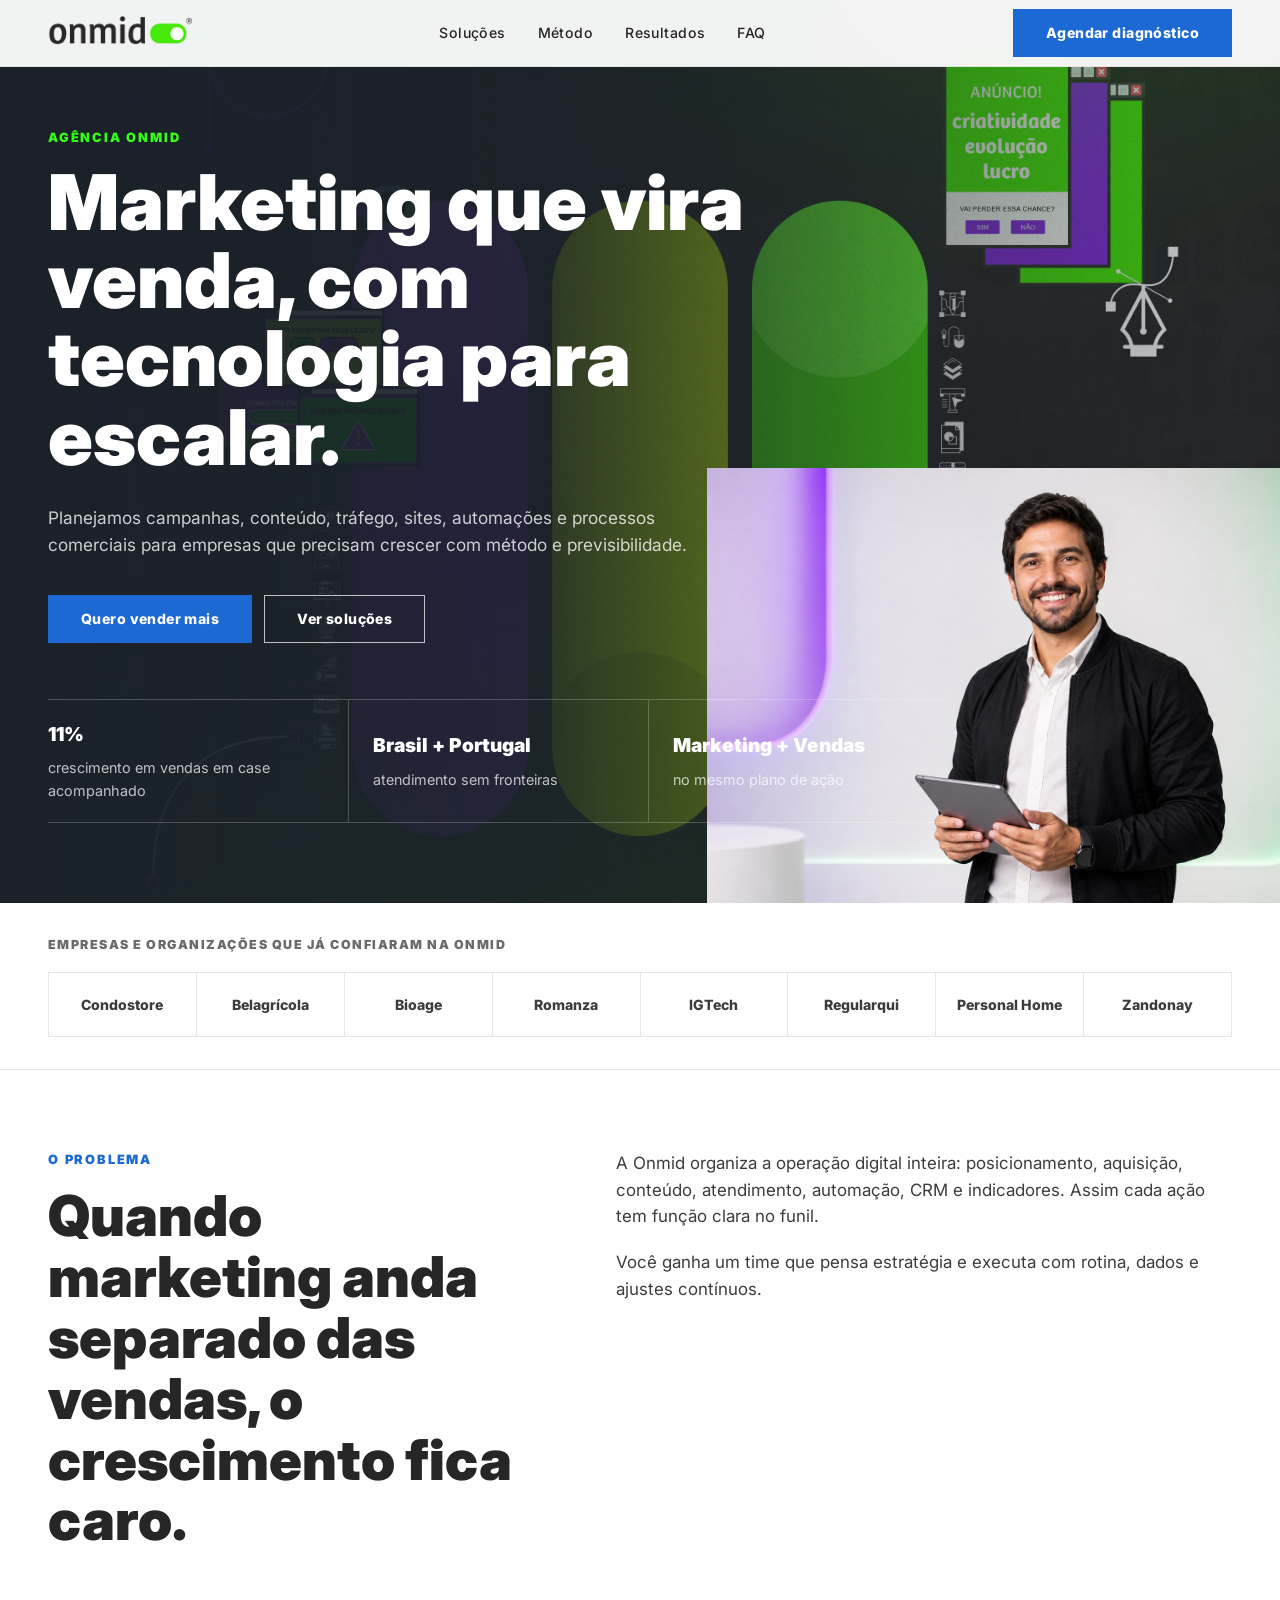
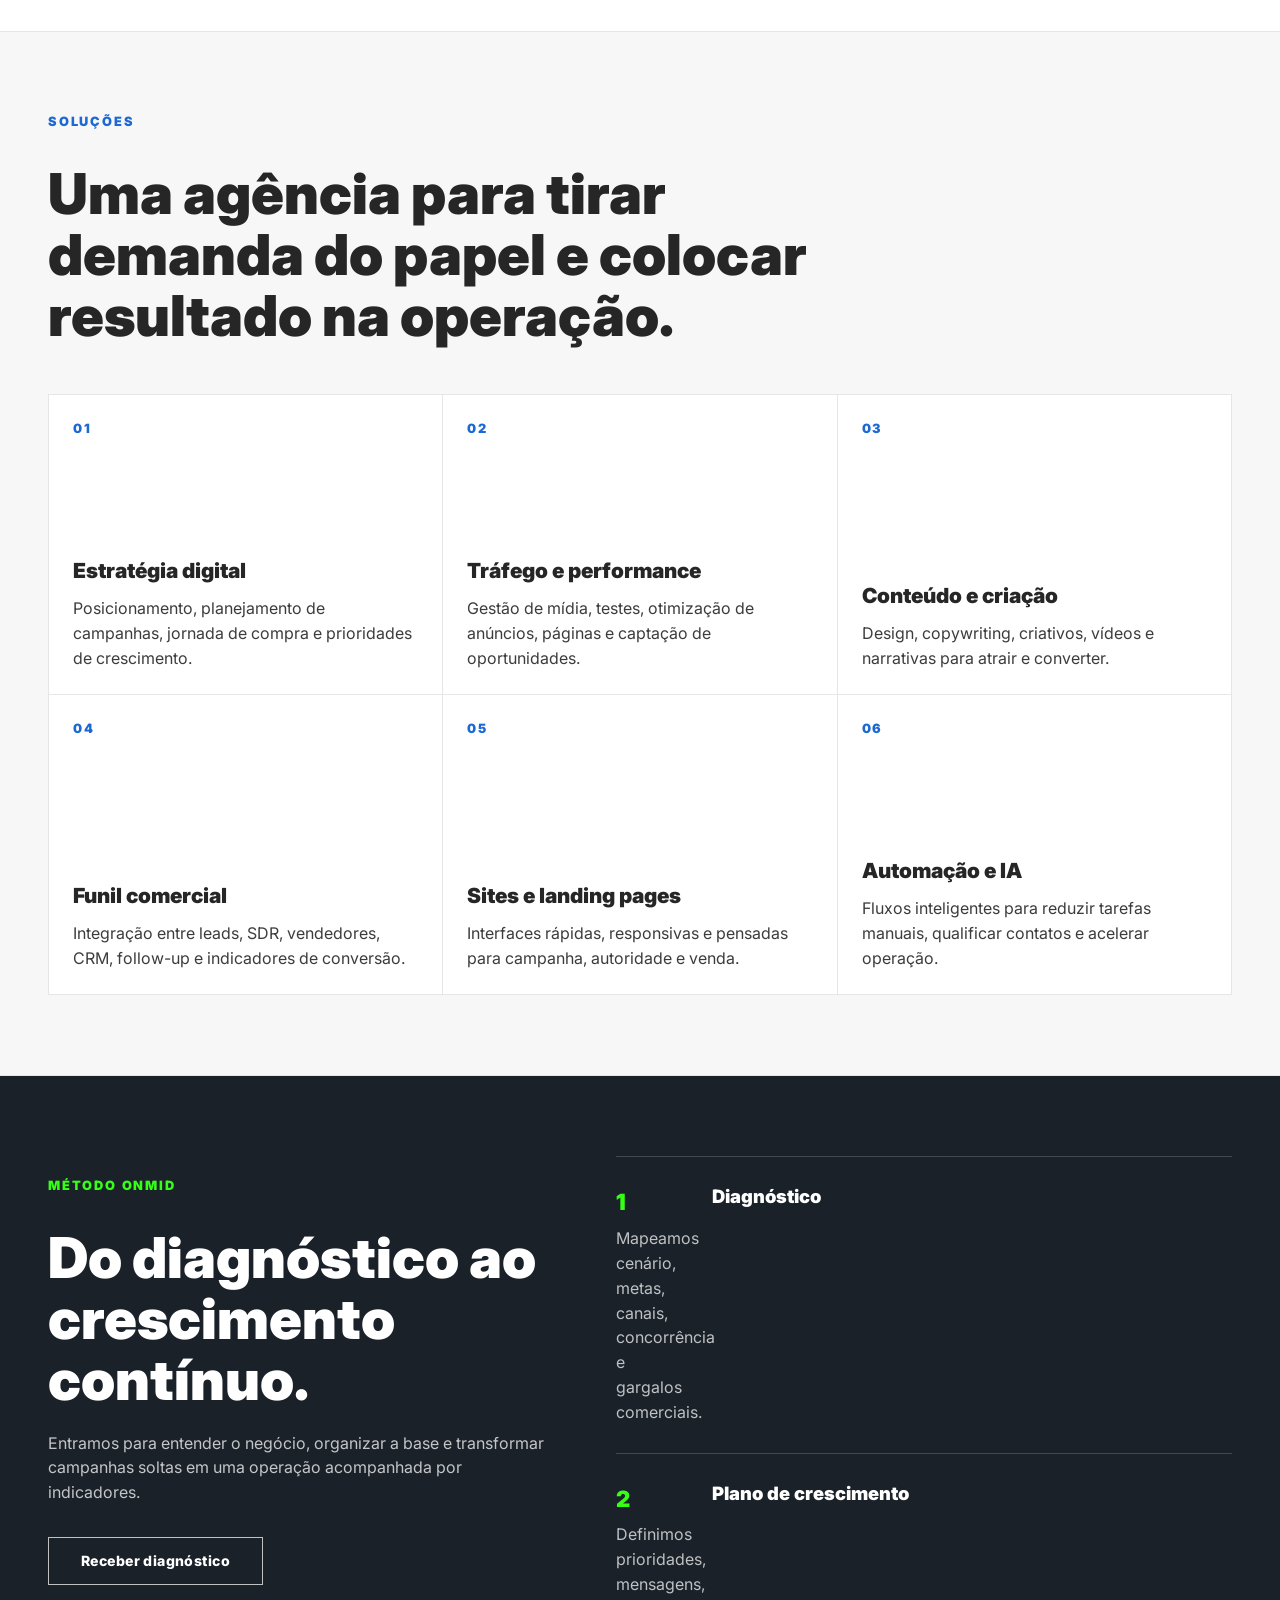
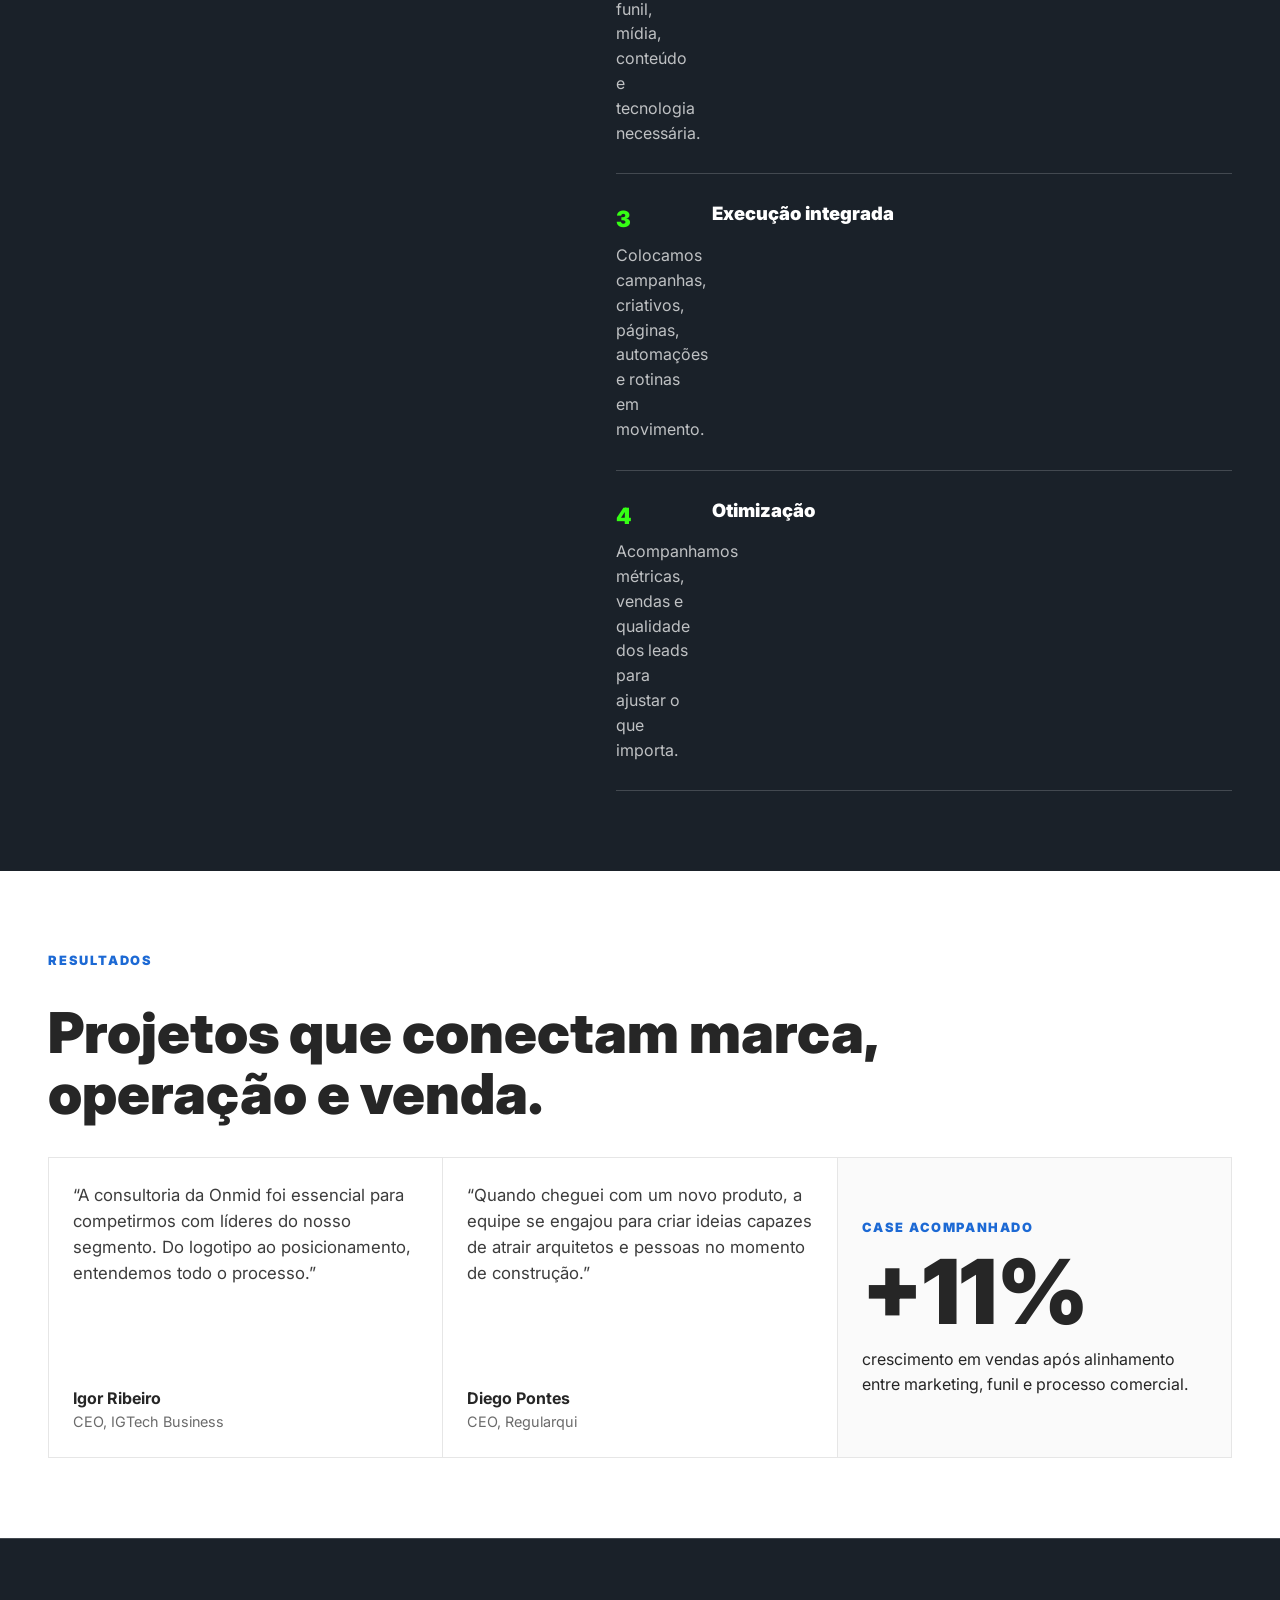
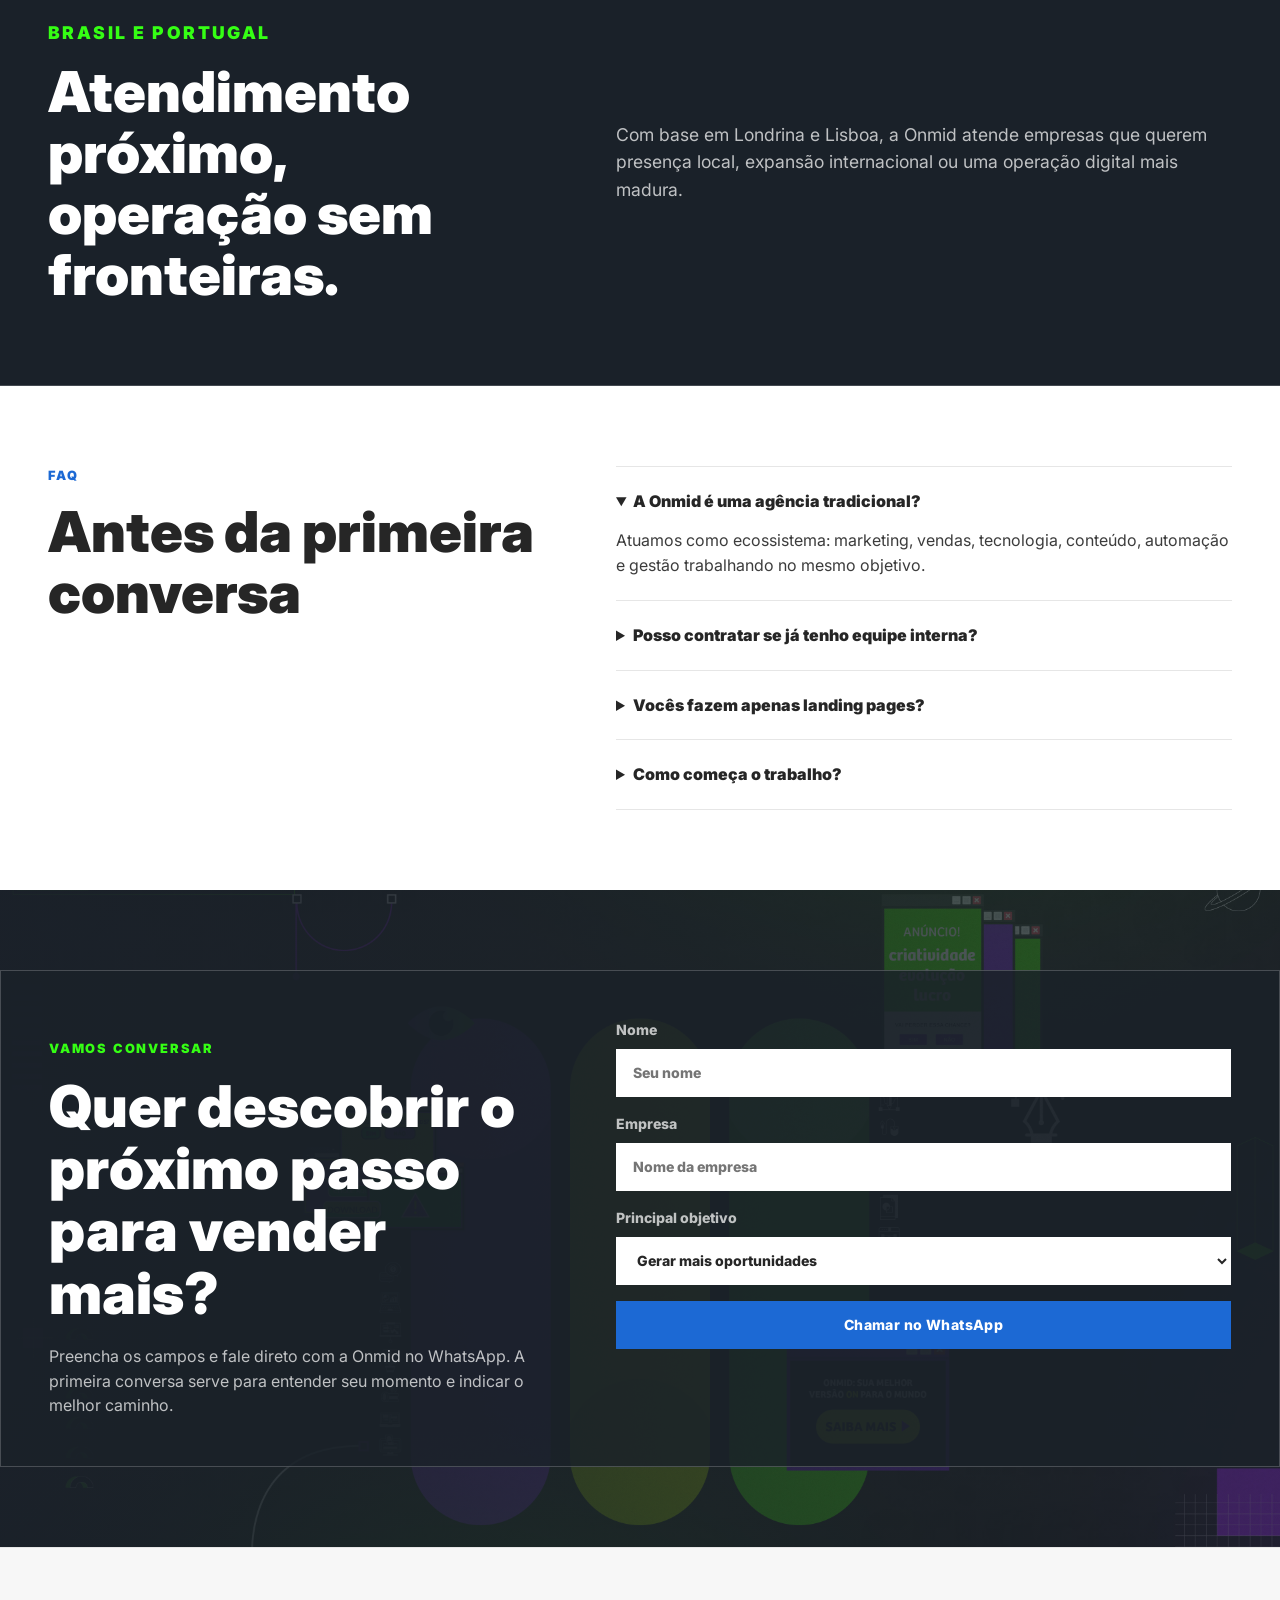
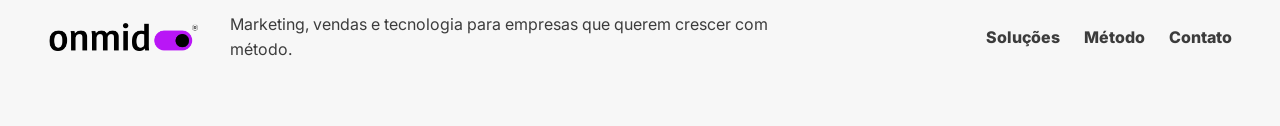
<file: index.html>
<!doctype html>
<html lang="pt-BR">
  <head>
    <meta charset="utf-8">
    <meta name="viewport" content="width=device-width, initial-scale=1">
    <title>Onmid | Agência de Marketing, Vendas e Tecnologia</title>
    <meta name="description" content="Landing page da Onmid, agência que une marketing, vendas, tecnologia, automação e IA para empresas que querem crescer com método.">
    <link rel="preconnect" href="https://fonts.googleapis.com">
    <link rel="preconnect" href="https://fonts.gstatic.com" crossorigin>
    <link href="https://fonts.googleapis.com/css2?family=Inter:wght@400;500;600;700;800;900&display=swap" rel="stylesheet">
    <link rel="stylesheet" href="styles.css">
  </head>
  <body>
    <header class="site-header" id="siteHeader">
      <div class="container header-inner">
        <a class="brand" href="#home" aria-label="Onmid">
          <img class="brand-logo brand-logo-light" src="assets/logo-onmid-white.png" alt="Onmid">
          <img class="brand-logo brand-logo-dark" src="assets/logo-onmid-dark.png" alt="Onmid">
        </a>
        <nav class="desktop-nav" aria-label="Navegação principal">
          <a href="#services">Soluções</a>
          <a href="#method">Método</a>
          <a href="#proof">Resultados</a>
          <a href="#faq">FAQ</a>
        </nav>
        <a class="btn btn-primary header-cta" href="#contact">Agendar diagnóstico</a>
        <button class="menu-button" id="menuButton" type="button" aria-label="Abrir menu" aria-expanded="false">
          <span></span>
          <span></span>
          <span></span>
        </button>
      </div>
      <nav class="mobile-nav" id="mobileNav" aria-label="Navegação mobile">
        <a href="#services">Soluções</a>
        <a href="#method">Método</a>
        <a href="#proof">Resultados</a>
        <a href="#faq">FAQ</a>
        <a class="btn btn-primary" href="#contact">Agendar diagnóstico</a>
      </nav>
    </header>

    <main>
      <section class="hero" id="home">
        <img class="hero-person" src="assets/hero-person.png" alt="" aria-hidden="true">
        <div class="hero-shade" aria-hidden="true"></div>
        <div class="container hero-content">
          <p class="eyebrow">Agência Onmid</p>
          <h1>Marketing que vira venda, com tecnologia para escalar.</h1>
          <p class="hero-lead">Planejamos campanhas, conteúdo, tráfego, sites, automações e processos comerciais para empresas que precisam crescer com método e previsibilidade.</p>
          <div class="hero-actions">
            <a class="btn btn-primary" href="#contact">Quero vender mais</a>
            <a class="btn btn-secondary" href="#services">Ver soluções</a>
          </div>
          <div class="hero-metrics" aria-label="Destaques da Onmid">
            <span><strong>11%</strong> crescimento em vendas em case acompanhado</span>
            <span><strong>Brasil + Portugal</strong> atendimento sem fronteiras</span>
            <span><strong>Marketing + Vendas</strong> no mesmo plano de ação</span>
          </div>
        </div>
      </section>

      <section class="clients-section" aria-label="Clientes Onmid">
        <div class="container clients-inner">
          <p>Empresas e organizações que já confiaram na Onmid</p>
          <div class="client-marquee">
            <span>Condostore</span>
            <span>Belagrícola</span>
            <span>Bioage</span>
            <span>Romanza</span>
            <span>IGTech</span>
            <span>Regularqui</span>
            <span>Personal Home</span>
            <span>Zandonay</span>
          </div>
        </div>
      </section>

      <section class="section intro-section">
        <div class="container intro-grid">
          <div>
            <p class="eyebrow">O problema</p>
            <h2>Quando marketing anda separado das vendas, o crescimento fica caro.</h2>
          </div>
          <div class="intro-copy">
            <p>A Onmid organiza a operação digital inteira: posicionamento, aquisição, conteúdo, atendimento, automação, CRM e indicadores. Assim cada ação tem função clara no funil.</p>
            <p>Você ganha um time que pensa estratégia e executa com rotina, dados e ajustes contínuos.</p>
          </div>
        </div>
      </section>

      <section class="section services" id="services">
        <div class="container">
          <div class="section-header">
            <p class="eyebrow">Soluções</p>
            <h2>Uma agência para tirar demanda do papel e colocar resultado na operação.</h2>
          </div>
          <div class="services-grid">
            <article class="service-card">
              <span>01</span>
              <h3>Estratégia digital</h3>
              <p>Posicionamento, planejamento de campanhas, jornada de compra e prioridades de crescimento.</p>
            </article>
            <article class="service-card">
              <span>02</span>
              <h3>Tráfego e performance</h3>
              <p>Gestão de mídia, testes, otimização de anúncios, páginas e captação de oportunidades.</p>
            </article>
            <article class="service-card">
              <span>03</span>
              <h3>Conteúdo e criação</h3>
              <p>Design, copywriting, criativos, vídeos e narrativas para atrair e converter.</p>
            </article>
            <article class="service-card">
              <span>04</span>
              <h3>Funil comercial</h3>
              <p>Integração entre leads, SDR, vendedores, CRM, follow-up e indicadores de conversão.</p>
            </article>
            <article class="service-card">
              <span>05</span>
              <h3>Sites e landing pages</h3>
              <p>Interfaces rápidas, responsivas e pensadas para campanha, autoridade e venda.</p>
            </article>
            <article class="service-card">
              <span>06</span>
              <h3>Automação e IA</h3>
              <p>Fluxos inteligentes para reduzir tarefas manuais, qualificar contatos e acelerar operação.</p>
            </article>
          </div>
        </div>
      </section>

      <section class="section method" id="method">
        <div class="container method-grid">
          <div class="method-copy">
            <p class="eyebrow">Método Onmid</p>
            <h2>Do diagnóstico ao crescimento contínuo.</h2>
            <p>Entramos para entender o negócio, organizar a base e transformar campanhas soltas em uma operação acompanhada por indicadores.</p>
            <a class="btn btn-secondary" href="#contact">Receber diagnóstico</a>
          </div>
          <div class="timeline">
            <article>
              <span>1</span>
              <h3>Diagnóstico</h3>
              <p>Mapeamos cenário, metas, canais, concorrência e gargalos comerciais.</p>
            </article>
            <article>
              <span>2</span>
              <h3>Plano de crescimento</h3>
              <p>Definimos prioridades, mensagens, funil, mídia, conteúdo e tecnologia necessária.</p>
            </article>
            <article>
              <span>3</span>
              <h3>Execução integrada</h3>
              <p>Colocamos campanhas, criativos, páginas, automações e rotinas em movimento.</p>
            </article>
            <article>
              <span>4</span>
              <h3>Otimização</h3>
              <p>Acompanhamos métricas, vendas e qualidade dos leads para ajustar o que importa.</p>
            </article>
          </div>
        </div>
      </section>

      <section class="section proof" id="proof">
        <div class="container">
          <div class="section-header compact">
            <p class="eyebrow">Resultados</p>
            <h2>Projetos que conectam marca, operação e venda.</h2>
          </div>
          <div class="proof-grid">
            <article class="quote-card">
              <p>“A consultoria da Onmid foi essencial para competirmos com líderes do nosso segmento. Do logotipo ao posicionamento, entendemos todo o processo.”</p>
              <strong>Igor Ribeiro</strong>
              <span>CEO, IGTech Business</span>
            </article>
            <article class="quote-card">
              <p>“Quando cheguei com um novo produto, a equipe se engajou para criar ideias capazes de atrair arquitetos e pessoas no momento de construção.”</p>
              <strong>Diego Pontes</strong>
              <span>CEO, Regularqui</span>
            </article>
            <article class="result-panel">
              <span>Case acompanhado</span>
              <strong>+11%</strong>
              <p>crescimento em vendas após alinhamento entre marketing, funil e processo comercial.</p>
            </article>
          </div>
        </div>
      </section>

      <section class="section split-band">
        <div class="container split-grid">
          <div>
            <p class="eyebrow">Brasil e Portugal</p>
            <h2>Atendimento próximo, operação sem fronteiras.</h2>
          </div>
          <p>Com base em Londrina e Lisboa, a Onmid atende empresas que querem presença local, expansão internacional ou uma operação digital mais madura.</p>
        </div>
      </section>

      <section class="section faq" id="faq">
        <div class="container faq-grid">
          <div>
            <p class="eyebrow">FAQ</p>
            <h2>Antes da primeira conversa</h2>
          </div>
          <div class="faq-list">
            <details open>
              <summary>A Onmid é uma agência tradicional?</summary>
              <p>Atuamos como ecossistema: marketing, vendas, tecnologia, conteúdo, automação e gestão trabalhando no mesmo objetivo.</p>
            </details>
            <details>
              <summary>Posso contratar se já tenho equipe interna?</summary>
              <p>Sim. Podemos apoiar, integrar e otimizar a operação atual sem exigir ruptura imediata.</p>
            </details>
            <details>
              <summary>Vocês fazem apenas landing pages?</summary>
              <p>Sim, mas também estruturamos campanhas, funis, sites, automações e sistemas quando o projeto pede uma solução completa.</p>
            </details>
            <details>
              <summary>Como começa o trabalho?</summary>
              <p>Começa com um diagnóstico para entender cenário, metas e gargalos. A partir disso desenhamos o plano de execução.</p>
            </details>
          </div>
        </div>
      </section>

      <section class="contact" id="contact">
        <div class="container contact-grid">
          <div>
            <p class="eyebrow">Vamos conversar</p>
            <h2>Quer descobrir o próximo passo para vender mais?</h2>
            <p>Preencha os campos e fale direto com a Onmid no WhatsApp. A primeira conversa serve para entender seu momento e indicar o melhor caminho.</p>
          </div>
          <form class="contact-form" id="contactForm">
            <label>
              <span>Nome</span>
              <input id="name" name="name" type="text" placeholder="Seu nome" required>
            </label>
            <label>
              <span>Empresa</span>
              <input id="company" name="company" type="text" placeholder="Nome da empresa" required>
            </label>
            <label>
              <span>Principal objetivo</span>
              <select id="goal" name="goal">
                <option>Gerar mais oportunidades</option>
                <option>Integrar marketing e vendas</option>
                <option>Criar site ou landing page</option>
                <option>Automatizar processos com IA</option>
                <option>Reposicionar minha marca</option>
              </select>
            </label>
            <button class="btn btn-primary" type="submit">Chamar no WhatsApp</button>
          </form>
        </div>
      </section>
    </main>

    <footer class="footer">
      <div class="container footer-inner">
        <img src="assets/logo-onmid-white.png" alt="Onmid">
        <p>Marketing, vendas e tecnologia para empresas que querem crescer com método.</p>
        <div class="footer-links">
          <a href="#services">Soluções</a>
          <a href="#method">Método</a>
          <a href="#contact">Contato</a>
        </div>
      </div>
    </footer>

    <script src="script.js"></script>
  </body>
</html>
</file>
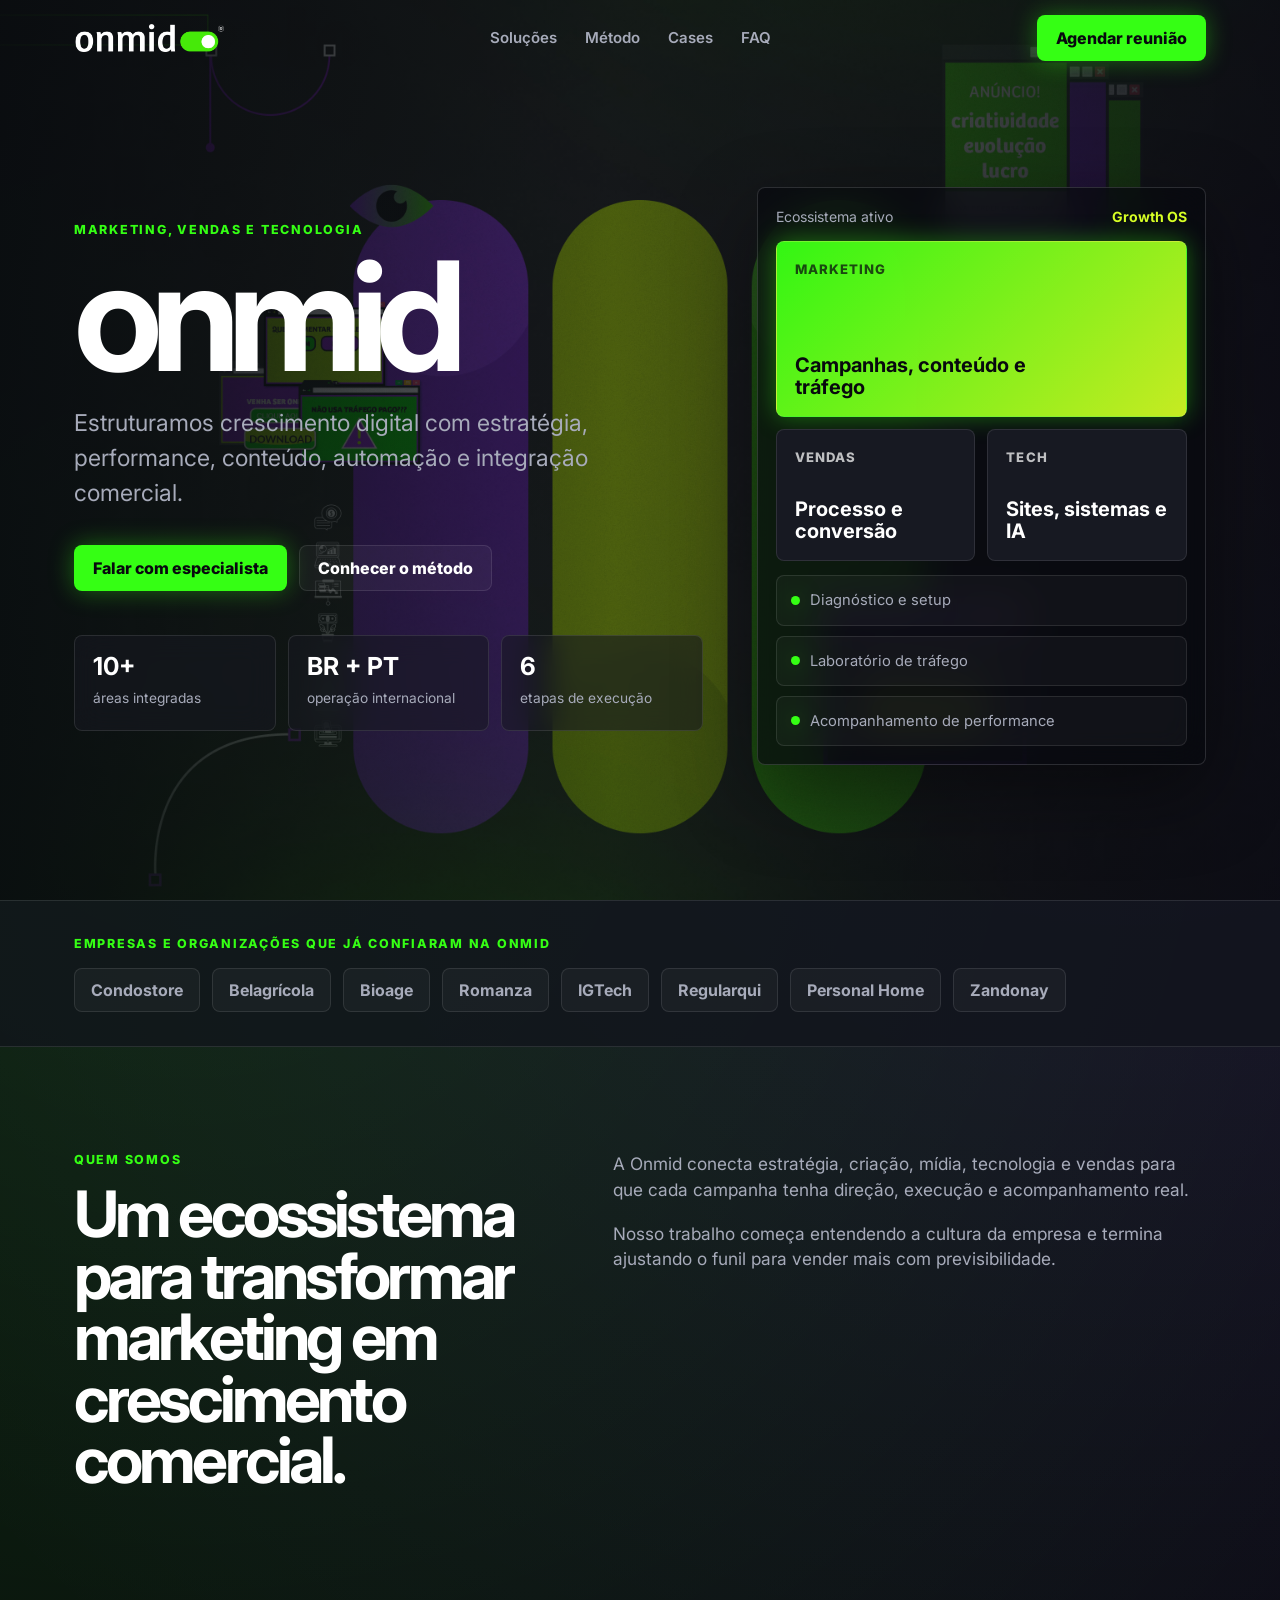
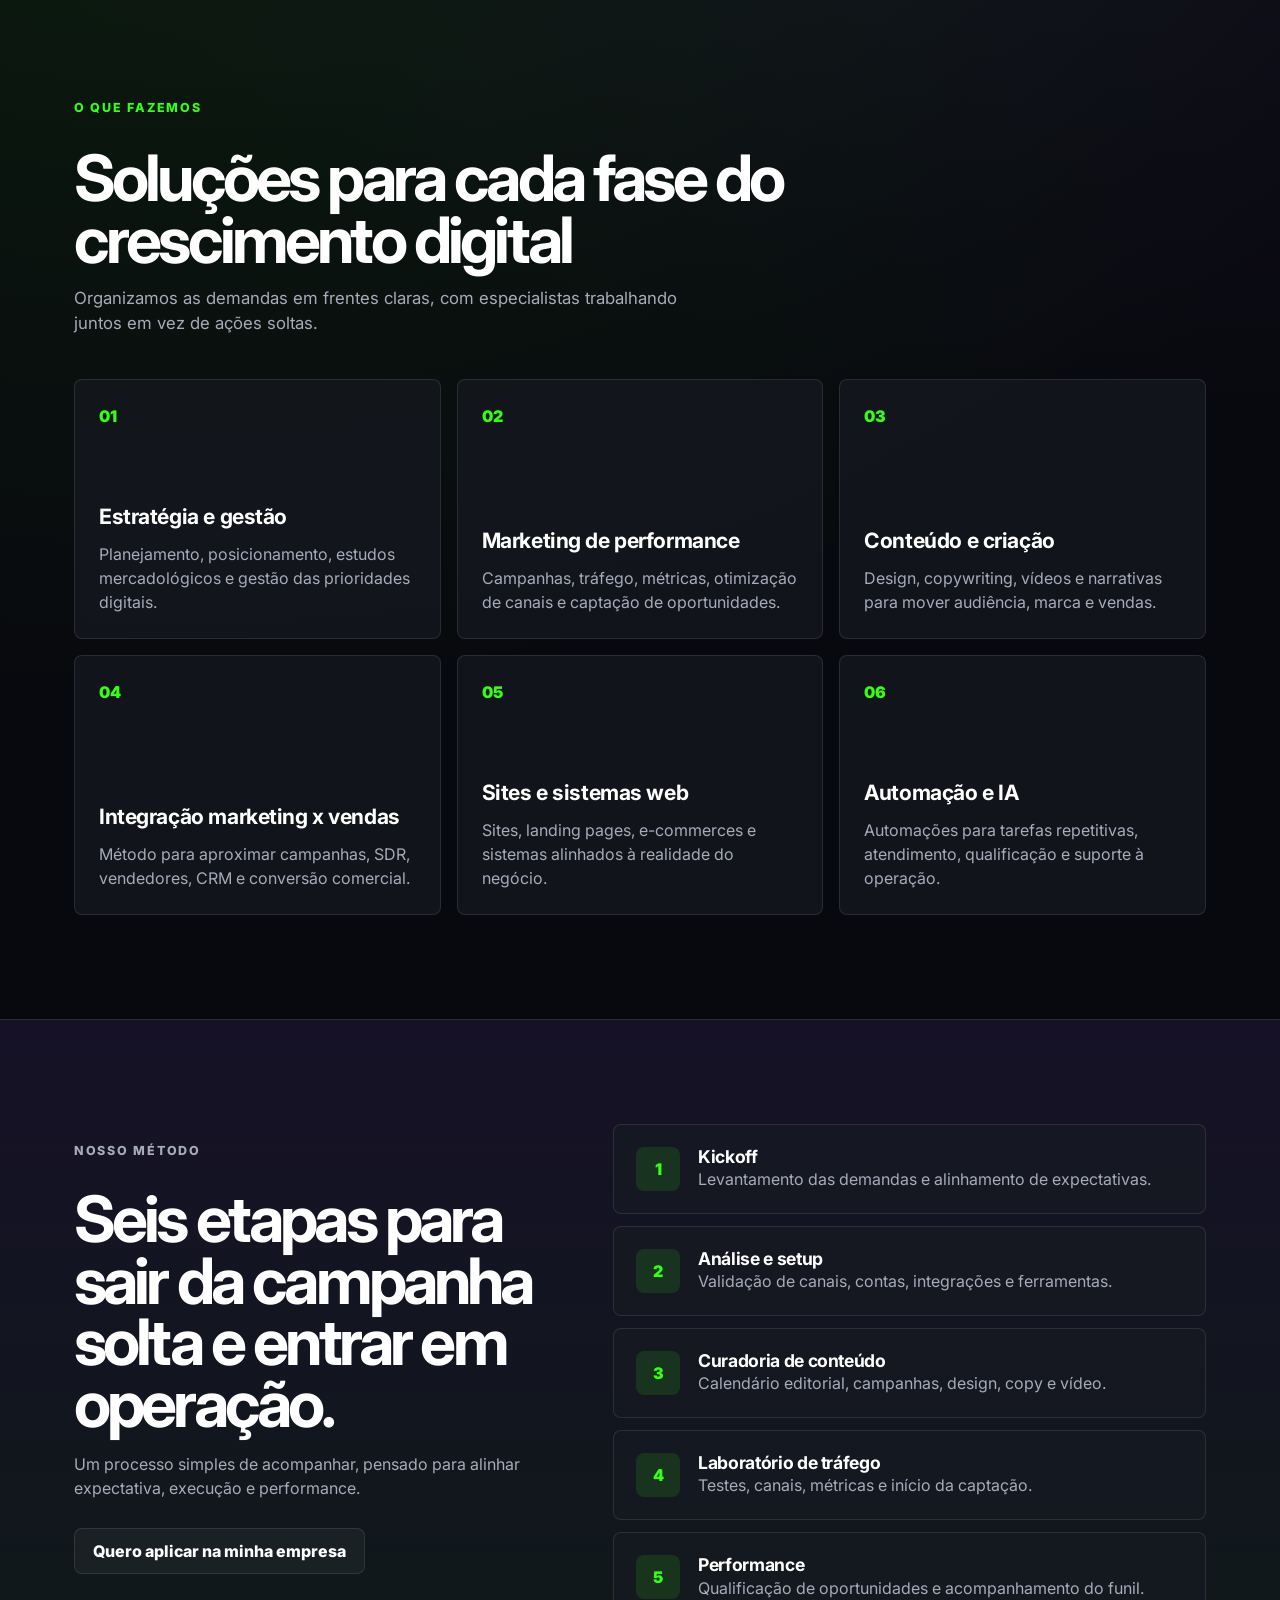
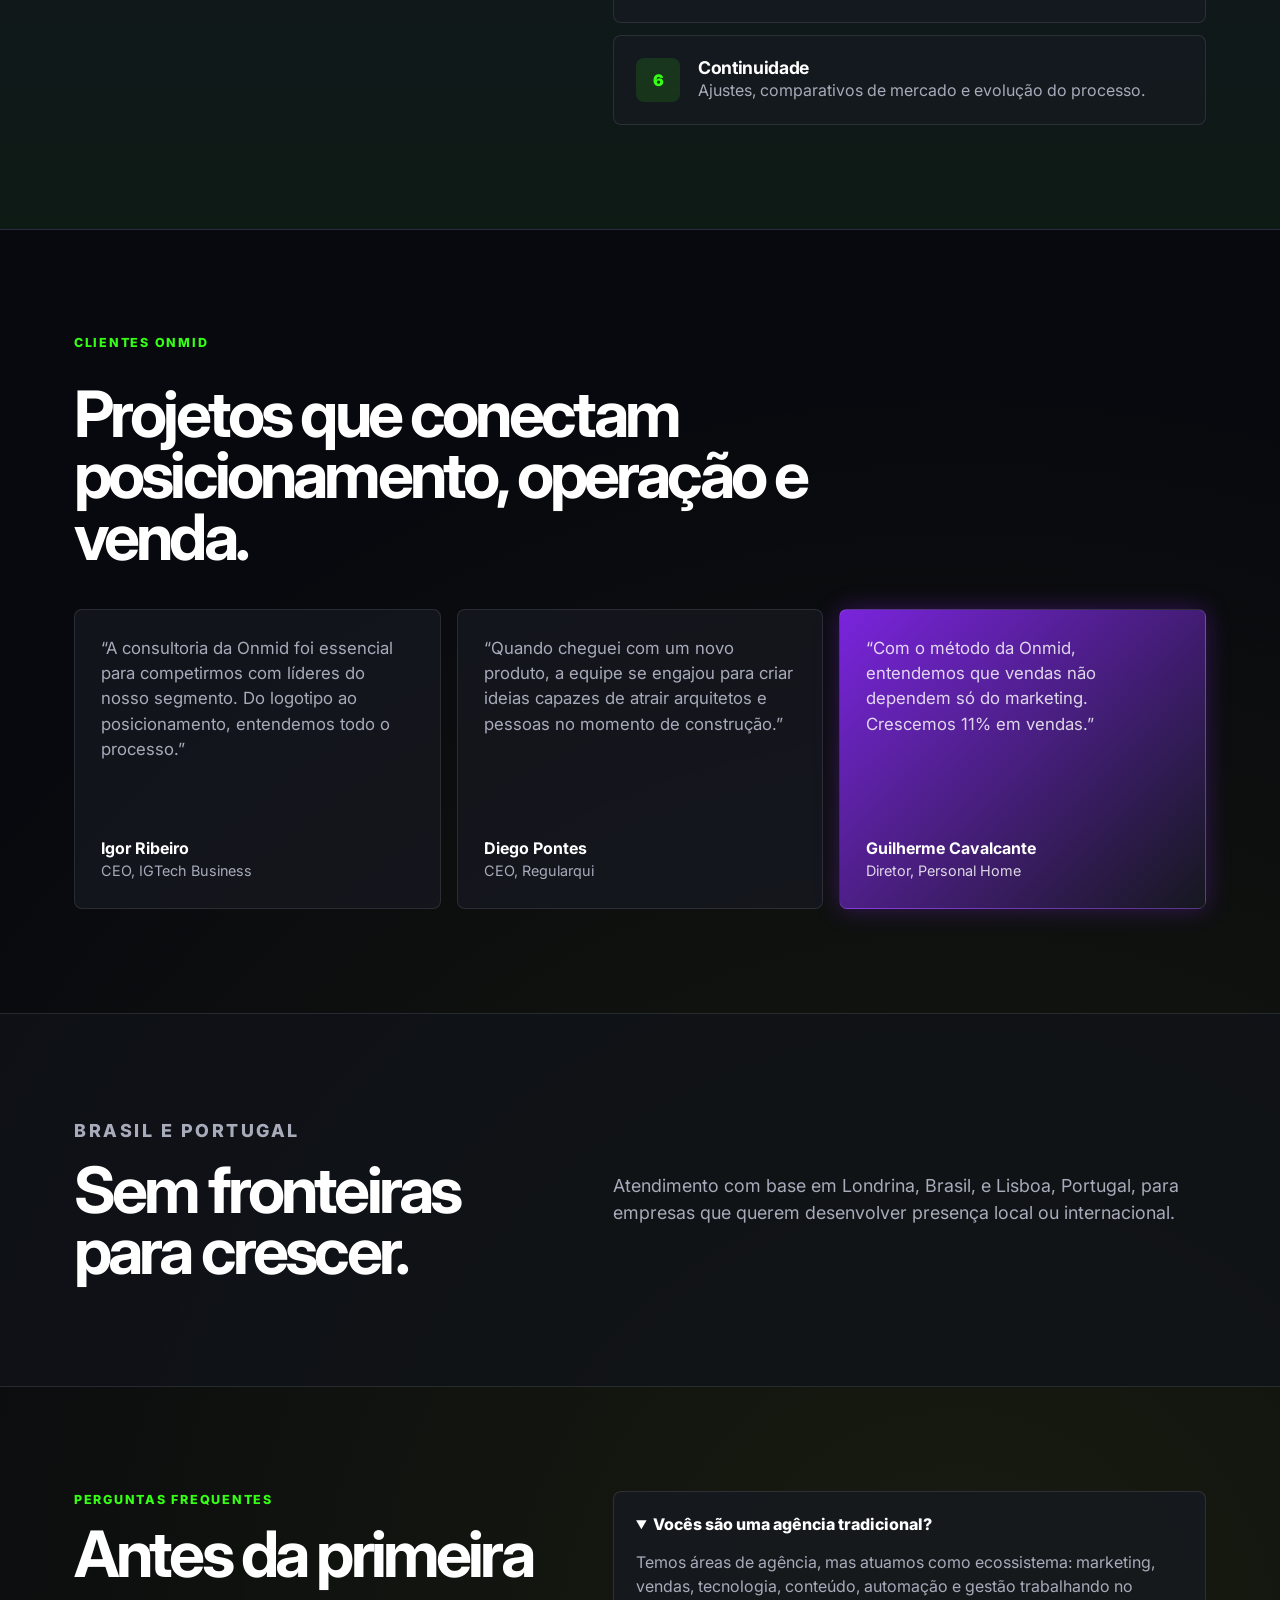
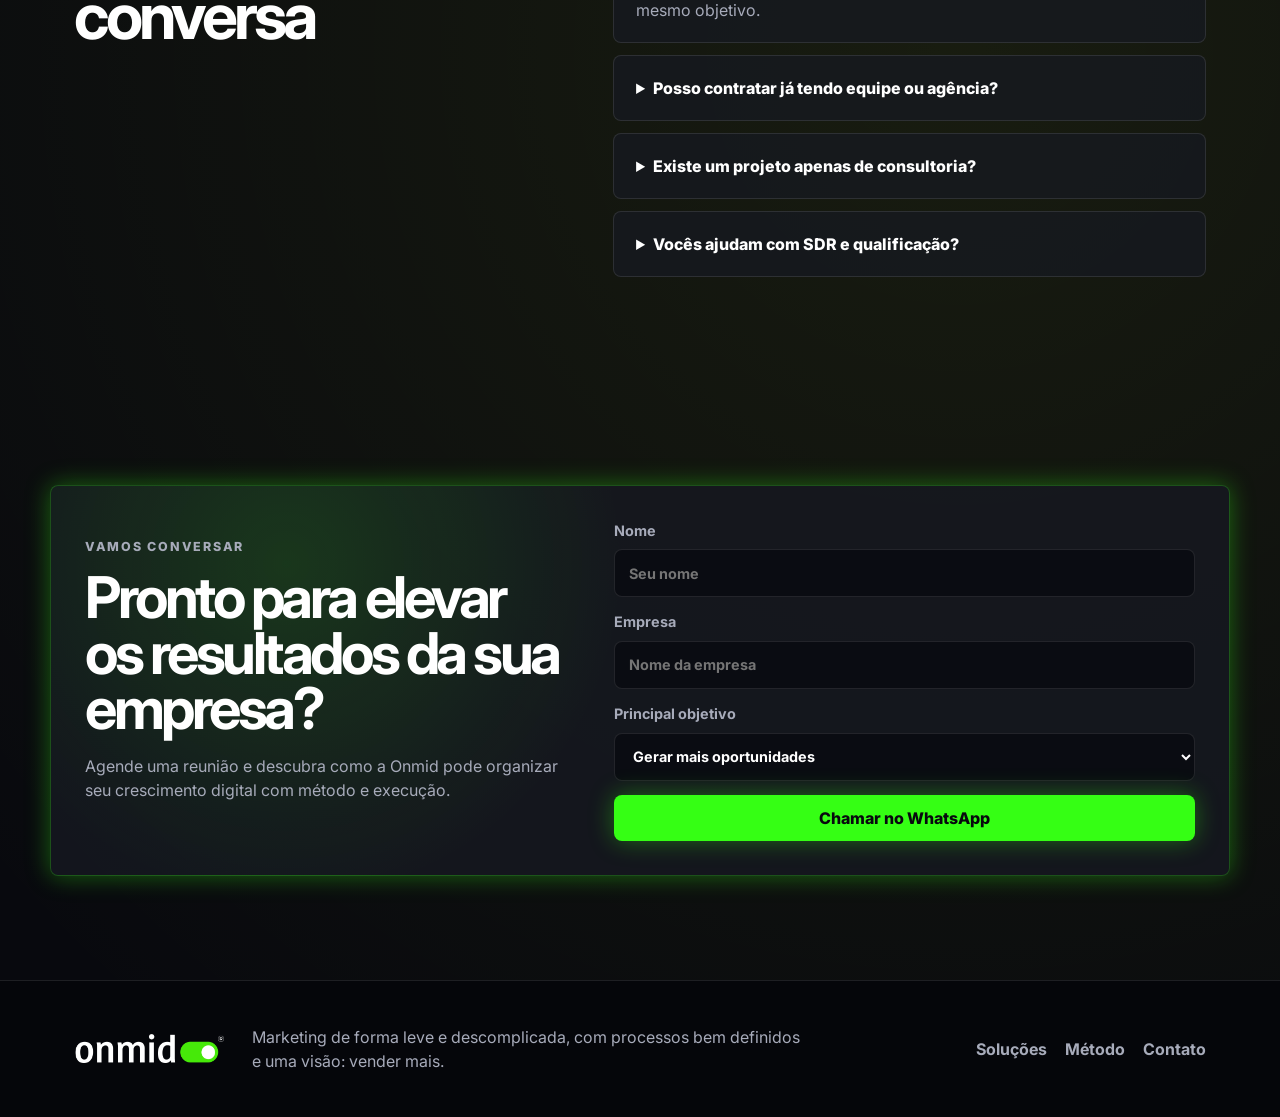
<file: onmid-site/index.html>
<!doctype html>
<html lang="pt-BR">
  <head>
    <meta charset="utf-8">
    <meta name="viewport" content="width=device-width, initial-scale=1">
    <title>Onmid | Marketing, Vendas e Tecnologia</title>
    <meta name="description" content="A Onmid integra marketing, vendas e tecnologia para empresas que querem crescer com método, conteúdo, tráfego, automação e sistemas web.">
    <link rel="preconnect" href="https://fonts.googleapis.com">
    <link rel="preconnect" href="https://fonts.gstatic.com" crossorigin>
    <link href="https://fonts.googleapis.com/css2?family=Inter:wght@400;500;600;700;800&display=swap" rel="stylesheet">
    <link rel="stylesheet" href="styles.css">
  </head>
  <body>
    <header class="site-header" id="siteHeader">
      <div class="container header-inner">
        <a class="brand" href="#home" aria-label="Onmid">
          <img src="assets/logo-onmid-white.png" alt="Onmid">
        </a>
        <nav class="desktop-nav" aria-label="Navegação principal">
          <a href="#solutions">Soluções</a>
          <a href="#method">Método</a>
          <a href="#cases">Cases</a>
          <a href="#faq">FAQ</a>
        </nav>
        <a class="btn btn-primary header-cta" href="#contact">Agendar reunião</a>
        <button class="menu-button" id="menuButton" type="button" aria-label="Abrir menu" aria-expanded="false">
          <span></span>
          <span></span>
          <span></span>
        </button>
      </div>
      <nav class="mobile-nav" id="mobileNav" aria-label="Navegação mobile">
        <a href="#solutions">Soluções</a>
        <a href="#method">Método</a>
        <a href="#cases">Cases</a>
        <a href="#faq">FAQ</a>
        <a class="btn btn-primary" href="#contact">Agendar reunião</a>
      </nav>
    </header>

    <main>
      <section class="hero" id="home">
        <div class="hero-bg" aria-hidden="true"></div>
        <div class="container hero-grid">
          <div class="hero-content">
            <p class="eyebrow">Marketing, vendas e tecnologia</p>
            <h1>Onmid</h1>
            <p class="hero-lead">Estruturamos crescimento digital com estratégia, performance, conteúdo, automação e integração comercial.</p>
            <div class="hero-actions">
              <a class="btn btn-primary" href="#contact">Falar com especialista</a>
              <a class="btn btn-ghost" href="#method">Conhecer o método</a>
            </div>
            <div class="hero-metrics" aria-label="Indicadores da Onmid">
              <div>
                <strong>10+</strong>
                <span>áreas integradas</span>
              </div>
              <div>
                <strong>BR + PT</strong>
                <span>operação internacional</span>
              </div>
              <div>
                <strong>6</strong>
                <span>etapas de execução</span>
              </div>
            </div>
          </div>
          <div class="hero-panel" aria-label="Ecossistema Onmid">
            <div class="panel-top">
              <span>Ecossistema ativo</span>
              <strong>Growth OS</strong>
            </div>
            <div class="signal-card signal-card-primary">
              <span>Marketing</span>
              <strong>Campanhas, conteúdo e tráfego</strong>
            </div>
            <div class="signal-grid">
              <div class="signal-card">
                <span>Vendas</span>
                <strong>Processo e conversão</strong>
              </div>
              <div class="signal-card">
                <span>Tech</span>
                <strong>Sites, sistemas e IA</strong>
              </div>
            </div>
            <div class="progress-list">
              <div><span></span> Diagnóstico e setup</div>
              <div><span></span> Laboratório de tráfego</div>
              <div><span></span> Acompanhamento de performance</div>
            </div>
          </div>
        </div>
      </section>

      <section class="clients-section">
        <div class="container">
          <p class="section-kicker">Empresas e organizações que já confiaram na Onmid</p>
          <div class="client-marquee" aria-label="Clientes Onmid">
            <span>Condostore</span>
            <span>Belagrícola</span>
            <span>Bioage</span>
            <span>Romanza</span>
            <span>IGTech</span>
            <span>Regularqui</span>
            <span>Personal Home</span>
            <span>Zandonay</span>
          </div>
        </div>
      </section>

      <section class="section intro-section">
        <div class="container intro-grid">
          <div>
            <p class="eyebrow">Quem somos</p>
            <h2>Um ecossistema para transformar marketing em crescimento comercial.</h2>
          </div>
          <div class="intro-copy">
            <p>A Onmid conecta estratégia, criação, mídia, tecnologia e vendas para que cada campanha tenha direção, execução e acompanhamento real.</p>
            <p>Nosso trabalho começa entendendo a cultura da empresa e termina ajustando o funil para vender mais com previsibilidade.</p>
          </div>
        </div>
      </section>

      <section class="section solutions" id="solutions">
        <div class="container">
          <div class="section-header">
            <p class="eyebrow">O que fazemos</p>
            <h2>Soluções para cada fase do crescimento digital</h2>
            <p>Organizamos as demandas em frentes claras, com especialistas trabalhando juntos em vez de ações soltas.</p>
          </div>
          <div class="solutions-grid">
            <article class="solution-card">
              <span>01</span>
              <h3>Estratégia e gestão</h3>
              <p>Planejamento, posicionamento, estudos mercadológicos e gestão das prioridades digitais.</p>
            </article>
            <article class="solution-card">
              <span>02</span>
              <h3>Marketing de performance</h3>
              <p>Campanhas, tráfego, métricas, otimização de canais e captação de oportunidades.</p>
            </article>
            <article class="solution-card">
              <span>03</span>
              <h3>Conteúdo e criação</h3>
              <p>Design, copywriting, vídeos e narrativas para mover audiência, marca e vendas.</p>
            </article>
            <article class="solution-card">
              <span>04</span>
              <h3>Integração marketing x vendas</h3>
              <p>Método para aproximar campanhas, SDR, vendedores, CRM e conversão comercial.</p>
            </article>
            <article class="solution-card">
              <span>05</span>
              <h3>Sites e sistemas web</h3>
              <p>Sites, landing pages, e-commerces e sistemas alinhados à realidade do negócio.</p>
            </article>
            <article class="solution-card">
              <span>06</span>
              <h3>Automação e IA</h3>
              <p>Automações para tarefas repetitivas, atendimento, qualificação e suporte à operação.</p>
            </article>
          </div>
        </div>
      </section>

      <section class="section method" id="method">
        <div class="container method-grid">
          <div class="method-copy">
            <p class="eyebrow">Nosso método</p>
            <h2>Seis etapas para sair da campanha solta e entrar em operação.</h2>
            <p>Um processo simples de acompanhar, pensado para alinhar expectativa, execução e performance.</p>
            <a class="btn btn-ghost" href="#contact">Quero aplicar na minha empresa</a>
          </div>
          <div class="timeline">
            <article>
              <span>1</span>
              <h3>Kickoff</h3>
              <p>Levantamento das demandas e alinhamento de expectativas.</p>
            </article>
            <article>
              <span>2</span>
              <h3>Análise e setup</h3>
              <p>Validação de canais, contas, integrações e ferramentas.</p>
            </article>
            <article>
              <span>3</span>
              <h3>Curadoria de conteúdo</h3>
              <p>Calendário editorial, campanhas, design, copy e vídeo.</p>
            </article>
            <article>
              <span>4</span>
              <h3>Laboratório de tráfego</h3>
              <p>Testes, canais, métricas e início da captação.</p>
            </article>
            <article>
              <span>5</span>
              <h3>Performance</h3>
              <p>Qualificação de oportunidades e acompanhamento do funil.</p>
            </article>
            <article>
              <span>6</span>
              <h3>Continuidade</h3>
              <p>Ajustes, comparativos de mercado e evolução do processo.</p>
            </article>
          </div>
        </div>
      </section>

      <section class="section cases" id="cases">
        <div class="container">
          <div class="section-header">
            <p class="eyebrow">Clientes Onmid</p>
            <h2>Projetos que conectam posicionamento, operação e venda.</h2>
          </div>
          <div class="case-grid">
            <article class="case-card">
              <p>“A consultoria da Onmid foi essencial para competirmos com líderes do nosso segmento. Do logotipo ao posicionamento, entendemos todo o processo.”</p>
              <strong>Igor Ribeiro</strong>
              <span>CEO, IGTech Business</span>
            </article>
            <article class="case-card">
              <p>“Quando cheguei com um novo produto, a equipe se engajou para criar ideias capazes de atrair arquitetos e pessoas no momento de construção.”</p>
              <strong>Diego Pontes</strong>
              <span>CEO, Regularqui</span>
            </article>
            <article class="case-card featured-case">
              <p>“Com o método da Onmid, entendemos que vendas não dependem só do marketing. Crescemos 11% em vendas.”</p>
              <strong>Guilherme Cavalcante</strong>
              <span>Diretor, Personal Home</span>
            </article>
          </div>
        </div>
      </section>

      <section class="section border-section">
        <div class="container location-strip">
          <div>
            <p class="eyebrow">Brasil e Portugal</p>
            <h2>Sem fronteiras para crescer.</h2>
          </div>
          <p>Atendimento com base em Londrina, Brasil, e Lisboa, Portugal, para empresas que querem desenvolver presença local ou internacional.</p>
        </div>
      </section>

      <section class="section faq" id="faq">
        <div class="container faq-grid">
          <div>
            <p class="eyebrow">Perguntas frequentes</p>
            <h2>Antes da primeira conversa</h2>
          </div>
          <div class="faq-list">
            <details open>
              <summary>Vocês são uma agência tradicional?</summary>
              <p>Temos áreas de agência, mas atuamos como ecossistema: marketing, vendas, tecnologia, conteúdo, automação e gestão trabalhando no mesmo objetivo.</p>
            </details>
            <details>
              <summary>Posso contratar já tendo equipe ou agência?</summary>
              <p>Sim. A Onmid pode integrar, orientar e otimizar a operação atual, aproximando marketing e vendas sem exigir ruptura imediata.</p>
            </details>
            <details>
              <summary>Existe um projeto apenas de consultoria?</summary>
              <p>Sim. Em alguns casos estruturamos consultorias específicas para resolver gargalos pontuais em menos tempo.</p>
            </details>
            <details>
              <summary>Vocês ajudam com SDR e qualificação?</summary>
              <p>Sim. O processo contempla captação, qualificação, conversão e integração com parceiros e rotinas comerciais quando necessário.</p>
            </details>
          </div>
        </div>
      </section>

      <section class="contact" id="contact">
        <div class="container contact-card">
          <div>
            <p class="eyebrow">Vamos conversar</p>
            <h2>Pronto para elevar os resultados da sua empresa?</h2>
            <p>Agende uma reunião e descubra como a Onmid pode organizar seu crescimento digital com método e execução.</p>
          </div>
          <form class="contact-form" id="contactForm">
            <label>
              <span>Nome</span>
              <input id="name" name="name" type="text" placeholder="Seu nome" required>
            </label>
            <label>
              <span>Empresa</span>
              <input id="company" name="company" type="text" placeholder="Nome da empresa" required>
            </label>
            <label>
              <span>Principal objetivo</span>
              <select id="goal" name="goal">
                <option>Gerar mais oportunidades</option>
                <option>Integrar marketing e vendas</option>
                <option>Criar site ou sistema</option>
                <option>Automatizar processos com IA</option>
                <option>Reposicionar minha marca</option>
              </select>
            </label>
            <button class="btn btn-primary" type="submit">Chamar no WhatsApp</button>
          </form>
        </div>
      </section>
    </main>

    <footer class="footer">
      <div class="container footer-inner">
        <img src="assets/logo-onmid-white.png" alt="Onmid">
        <p>Marketing de forma leve e descomplicada, com processos bem definidos e uma visão: vender mais.</p>
        <div class="footer-links">
          <a href="#solutions">Soluções</a>
          <a href="#method">Método</a>
          <a href="#contact">Contato</a>
        </div>
      </div>
    </footer>

    <script src="script.js"></script>
  </body>
</html>
</file>
<file: styles.css>
:root {
  --canvas: #ffffff;
  --soft: #f7f7f7;
  --card: #fafafa;
  --line: #e6e6e6;
  --line-strong: #cccccc;
  --ink: #262626;
  --body: #3c3c3c;
  --muted: #6b6b6b;
  --muted-soft: #9a9a9a;
  --dark: #1a2129;
  --dark-raised: #262e38;
  --blue: #1c69d4;
  --blue-active: #0653b6;
  --green: #35ff14;
  --purple: #8d29ff;
  --white: #ffffff;
  --section: 80px;
}

* {
  box-sizing: border-box;
}

html {
  scroll-behavior: smooth;
}

body {
  margin: 0;
  min-height: 100vh;
  overflow-x: hidden;
  background: var(--canvas);
  color: var(--ink);
  font-family: Inter, system-ui, -apple-system, BlinkMacSystemFont, "Segoe UI", Roboto, sans-serif;
  line-height: 1.55;
}

body.menu-open {
  overflow: hidden;
}

img,
svg {
  display: block;
  max-width: 100%;
}

a {
  color: inherit;
  text-decoration: none;
}

button,
input,
select {
  font: inherit;
}

button {
  cursor: pointer;
}

.container {
  width: min(1440px, 100%);
  margin: 0 auto;
  padding: 0 48px;
}

.site-header {
  position: fixed;
  top: 0;
  left: 0;
  right: 0;
  z-index: 20;
  border-bottom: 1px solid rgba(38, 38, 38, 0.08);
  background: rgba(255, 255, 255, 0.94);
  color: var(--ink);
  backdrop-filter: blur(16px);
}

.site-header.scrolled,
.site-header.open {
  border-color: var(--line);
}

.header-inner {
  min-height: 64px;
  display: flex;
  align-items: center;
  justify-content: space-between;
  gap: 32px;
}

.brand {
  width: 144px;
  display: inline-flex;
  align-items: center;
}

.brand-logo-light {
  display: none;
}

.brand-logo-dark {
  display: block;
}

.desktop-nav {
  display: flex;
  align-items: center;
  gap: 32px;
  color: var(--ink);
  font-size: 0.88rem;
  font-weight: 500;
  letter-spacing: 0.03em;
}

.desktop-nav a {
  position: relative;
  padding: 22px 0;
}

.desktop-nav a::after {
  content: "";
  position: absolute;
  left: 0;
  right: 0;
  bottom: 15px;
  height: 2px;
  background: var(--blue);
  transform: scaleX(0);
  transform-origin: left;
  transition: transform 0.2s ease;
}

.desktop-nav a:hover::after {
  transform: scaleX(1);
}

.btn {
  min-height: 48px;
  display: inline-flex;
  align-items: center;
  justify-content: center;
  border: 1px solid transparent;
  border-radius: 0;
  padding: 0 32px;
  font-size: 0.88rem;
  font-weight: 800;
  letter-spacing: 0.03em;
  transition: background 0.2s ease, border-color 0.2s ease, color 0.2s ease;
}

.btn-primary {
  background: var(--blue);
  color: var(--white);
}

.btn-primary:hover {
  background: var(--blue-active);
}

.btn-secondary {
  border-color: var(--line-strong);
  background: var(--canvas);
  color: var(--ink);
}

.btn-secondary:hover {
  border-color: var(--ink);
}

.method .btn-secondary,
.contact .btn-secondary,
.hero .btn-secondary {
  border-color: rgba(255, 255, 255, 0.72);
  background: transparent;
  color: var(--white);
}

.menu-button {
  width: 48px;
  height: 48px;
  display: none;
  flex-direction: column;
  justify-content: center;
  gap: 5px;
  border: 1px solid var(--line);
  border-radius: 0;
  background: var(--canvas);
}

.menu-button span {
  width: 22px;
  height: 2px;
  margin: 0 auto;
  background: var(--ink);
  transition: transform 0.2s ease, opacity 0.2s ease;
}

.site-header.open .menu-button span:nth-child(1) {
  transform: translateY(7px) rotate(45deg);
}

.site-header.open .menu-button span:nth-child(2) {
  opacity: 0;
}

.site-header.open .menu-button span:nth-child(3) {
  transform: translateY(-7px) rotate(-45deg);
}

.mobile-nav {
  display: none;
}

.hero {
  position: relative;
  min-height: 92svh;
  display: flex;
  align-items: center;
  padding: 128px 0 80px;
  overflow: hidden;
  background: var(--dark);
  color: var(--white);
}

.hero::before {
  content: "";
  position: absolute;
  inset: 0;
  background:
    linear-gradient(90deg, rgba(26, 33, 41, 0.98) 0%, rgba(26, 33, 41, 0.9) 42%, rgba(26, 33, 41, 0.42) 74%, rgba(26, 33, 41, 0.2) 100%),
    url("assets/wallpaper-onmid.jpg") center / cover;
}

.hero-person {
  position: absolute;
  right: max(-80px, calc((100vw - 1440px) / 2 - 120px));
  bottom: 0;
  width: min(51vw, 760px);
  min-width: 520px;
  z-index: 1;
}

.hero-shade {
  display: none;
}

.hero-content {
  position: relative;
  z-index: 3;
}

.eyebrow {
  margin: 0 0 16px;
  color: var(--blue);
  font-size: 0.8rem;
  font-weight: 900;
  letter-spacing: 0.14em;
  text-transform: uppercase;
}

.hero .eyebrow,
.method .eyebrow,
.split-band .eyebrow,
.contact .eyebrow {
  color: var(--green);
}

h1,
h2,
h3,
p {
  margin: 0;
}

h1 {
  max-width: 760px;
  font-size: clamp(3.1rem, 6vw, 6rem);
  font-weight: 900;
  line-height: 1.02;
  letter-spacing: 0;
}

h2 {
  max-width: 860px;
  font-size: clamp(2rem, 4.4vw, 4rem);
  font-weight: 900;
  line-height: 1.08;
  letter-spacing: 0;
}

h3 {
  font-size: 1.15rem;
  font-weight: 900;
  line-height: 1.3;
  letter-spacing: 0;
}

.hero-lead {
  max-width: 650px;
  margin-top: 28px;
  color: rgba(255, 255, 255, 0.78);
  font-size: clamp(1rem, 1.35vw, 1.18rem);
  font-weight: 400;
}

.hero-actions {
  display: flex;
  flex-wrap: wrap;
  gap: 12px;
  margin-top: 36px;
}

.hero-metrics {
  max-width: 900px;
  display: grid;
  grid-template-columns: repeat(3, minmax(0, 1fr));
  gap: 0;
  margin-top: 56px;
  border-top: 1px solid rgba(255, 255, 255, 0.22);
  border-bottom: 1px solid rgba(255, 255, 255, 0.22);
}

.hero-metrics span {
  min-height: 108px;
  display: flex;
  flex-direction: column;
  justify-content: center;
  gap: 8px;
  padding: 20px 24px 20px 0;
  color: rgba(255, 255, 255, 0.72);
  font-size: 0.9rem;
}

.hero-metrics span + span {
  border-left: 1px solid rgba(255, 255, 255, 0.22);
  padding-left: 24px;
}

.hero-metrics strong {
  color: var(--white);
  font-size: 1.2rem;
  font-weight: 900;
}

.clients-section {
  padding: 32px 0;
  border-bottom: 1px solid var(--line);
  background: var(--canvas);
}

.clients-inner {
  display: grid;
  gap: 18px;
}

.clients-inner > p {
  color: var(--muted);
  font-size: 0.78rem;
  font-weight: 900;
  letter-spacing: 0.12em;
  text-transform: uppercase;
}

.client-marquee {
  display: grid;
  grid-template-columns: repeat(8, minmax(0, 1fr));
  border-top: 1px solid var(--line);
  border-left: 1px solid var(--line);
}

.client-marquee span {
  min-height: 64px;
  display: grid;
  place-items: center;
  border-right: 1px solid var(--line);
  border-bottom: 1px solid var(--line);
  padding: 0 12px;
  color: var(--body);
  background: var(--canvas);
  font-size: 0.88rem;
  font-weight: 800;
  text-align: center;
}

.section {
  padding: var(--section) 0;
}

.intro-section,
.proof,
.faq {
  background: var(--canvas);
  color: var(--ink);
}

.intro-grid,
.method-grid,
.faq-grid,
.split-grid,
.contact-grid {
  display: grid;
  grid-template-columns: minmax(0, 0.9fr) minmax(0, 1.1fr);
  gap: 64px;
  align-items: start;
}

.intro-copy {
  display: grid;
  gap: 20px;
  color: var(--body);
  font-size: 1.06rem;
  font-weight: 400;
}

.section-header {
  display: grid;
  gap: 16px;
  margin-bottom: 48px;
}

.section-header.compact {
  margin-bottom: 32px;
}

.services {
  border-block: 1px solid var(--line);
  background: var(--soft);
}

.services-grid,
.proof-grid {
  display: grid;
  grid-template-columns: repeat(3, minmax(0, 1fr));
  border-top: 1px solid var(--line);
  border-left: 1px solid var(--line);
}

.service-card,
.quote-card,
.result-panel {
  min-height: 300px;
  display: flex;
  flex-direction: column;
  border-right: 1px solid var(--line);
  border-bottom: 1px solid var(--line);
  border-radius: 0;
  padding: 24px;
  background: var(--canvas);
}

.service-card span {
  color: var(--blue);
  font-size: 0.8rem;
  font-weight: 900;
  letter-spacing: 0.12em;
}

.service-card h3 {
  margin-top: auto;
  margin-bottom: 12px;
  font-size: 1.3rem;
}

.service-card p,
.timeline p,
.quote-card p,
.faq-list p,
.split-grid p,
.contact-grid p {
  color: var(--body);
}

.method {
  background: var(--dark);
  color: var(--white);
}

.method-copy {
  position: sticky;
  top: 96px;
}

.method-copy p {
  max-width: 520px;
  margin: 20px 0 32px;
  color: rgba(255, 255, 255, 0.74);
}

.timeline {
  display: grid;
  border-top: 1px solid rgba(255, 255, 255, 0.18);
}

.timeline article {
  display: grid;
  grid-template-columns: 72px 1fr;
  column-gap: 24px;
  border-bottom: 1px solid rgba(255, 255, 255, 0.18);
  padding: 28px 0;
}

.timeline span {
  color: var(--green);
  font-size: 1.4rem;
  font-weight: 900;
}

.timeline p {
  margin-top: 6px;
  color: rgba(255, 255, 255, 0.72);
}

.quote-card {
  background: var(--canvas);
}

.quote-card p {
  font-size: 1.05rem;
}

.quote-card strong {
  margin-top: auto;
  padding-top: 32px;
}

.quote-card span {
  color: var(--muted);
  font-size: 0.9rem;
}

.result-panel {
  justify-content: center;
  background: var(--card);
}

.result-panel span {
  color: var(--blue);
  font-size: 0.8rem;
  font-weight: 900;
  letter-spacing: 0.12em;
  text-transform: uppercase;
}

.result-panel strong {
  margin: 14px 0;
  color: var(--ink);
  font-size: clamp(4rem, 7vw, 6.6rem);
  font-weight: 900;
  line-height: 0.9;
}

.result-panel p {
  max-width: 340px;
}

.split-band {
  border-block: 1px solid rgba(255, 255, 255, 0.18);
  background: var(--dark);
  color: var(--white);
}

.split-grid {
  align-items: center;
}

.split-grid p {
  color: rgba(255, 255, 255, 0.72);
  font-size: 1.1rem;
}

.faq-list {
  display: grid;
  border-top: 1px solid var(--line);
}

.faq-list details {
  border-bottom: 1px solid var(--line);
  border-radius: 0;
  padding: 22px 0;
  background: transparent;
}

.faq-list summary {
  color: var(--ink);
  cursor: pointer;
  font-weight: 900;
}

.faq-list p {
  margin-top: 14px;
}

.contact {
  padding: var(--section) 0;
  background:
    linear-gradient(90deg, rgba(26, 33, 41, 0.96), rgba(26, 33, 41, 0.7)),
    url("assets/wallpaper-onmid.jpg") center / cover;
  color: var(--white);
}

.contact-grid {
  border: 1px solid rgba(255, 255, 255, 0.2);
  padding: 48px;
  background: rgba(26, 33, 41, 0.82);
}

.contact-grid h2 {
  font-size: clamp(2rem, 4.5vw, 4rem);
}

.contact-grid p {
  max-width: 580px;
  margin-top: 20px;
  color: rgba(255, 255, 255, 0.72);
}

.contact-form {
  display: grid;
  gap: 16px;
}

.contact-form label {
  display: grid;
  gap: 8px;
  color: rgba(255, 255, 255, 0.72);
  font-size: 0.88rem;
  font-weight: 800;
}

.contact-form input,
.contact-form select {
  width: 100%;
  min-height: 48px;
  border: 1px solid rgba(255, 255, 255, 0.28);
  border-radius: 0;
  padding: 0 16px;
  background: var(--canvas);
  color: var(--ink);
  outline: none;
}

.contact-form input:focus,
.contact-form select:focus {
  border-color: var(--blue);
  box-shadow: inset 0 0 0 1px var(--blue);
}

.footer {
  padding: 64px 0;
  border-top: 1px solid var(--line);
  background: var(--soft);
}

.footer-inner {
  display: grid;
  grid-template-columns: 150px 1fr auto;
  gap: 32px;
  align-items: center;
}

.footer img {
  width: 150px;
  filter: invert(1);
}

.footer p {
  max-width: 560px;
  color: var(--body);
}

.footer-links {
  display: flex;
  gap: 24px;
  color: var(--body);
  font-weight: 800;
}

.footer-links a:hover {
  color: var(--blue);
}

@media (max-width: 1040px) {
  .desktop-nav,
  .header-cta {
    display: none;
  }

  .menu-button {
    display: flex;
  }

  .mobile-nav {
    position: fixed;
    top: 64px;
    left: 0;
    right: 0;
    display: grid;
    gap: 0;
    border-bottom: 1px solid var(--line);
    background: var(--canvas);
    transform: translateY(-120%);
    opacity: 0;
    pointer-events: none;
    transition: transform 0.24s ease, opacity 0.24s ease;
  }

  .site-header.open .mobile-nav {
    transform: translateY(0);
    opacity: 1;
    pointer-events: auto;
  }

  .mobile-nav a {
    min-height: 54px;
    display: flex;
    align-items: center;
    border-top: 1px solid var(--line);
    padding: 0 24px;
    color: var(--ink);
    font-weight: 900;
  }

  .mobile-nav .btn {
    margin: 16px 24px 24px;
    color: var(--white);
  }

  .hero {
    min-height: auto;
  }

  .hero-person {
    right: -190px;
    width: 650px;
    min-width: 0;
    opacity: 0.36;
  }

  .hero-metrics,
  .intro-grid,
  .method-grid,
  .faq-grid,
  .split-grid,
  .contact-grid {
    grid-template-columns: 1fr;
  }

  .method-copy {
    position: static;
  }

  .client-marquee {
    grid-template-columns: repeat(4, minmax(0, 1fr));
  }

  .services-grid,
  .proof-grid {
    grid-template-columns: repeat(2, minmax(0, 1fr));
  }

  .footer-inner {
    grid-template-columns: 1fr;
  }
}

@media (max-width: 720px) {
  .container {
    padding: 0 20px;
  }

  .brand {
    width: 124px;
  }

  .hero {
    padding: 104px 0 64px;
  }

  .hero-person {
    right: -260px;
    width: 610px;
    opacity: 0.22;
  }

  h1 {
    font-size: clamp(2.55rem, 12vw, 4.2rem);
  }

  h2 {
    font-size: clamp(2rem, 10vw, 3.2rem);
  }

  .hero-actions,
  .footer-links {
    flex-direction: column;
    align-items: stretch;
  }

  .hero-metrics {
    margin-top: 40px;
  }

  .hero-metrics span {
    min-height: 88px;
    padding: 18px 0;
  }

  .hero-metrics span + span {
    border-left: 0;
    border-top: 1px solid rgba(255, 255, 255, 0.22);
    padding-left: 0;
  }

  .client-marquee,
  .services-grid,
  .proof-grid {
    grid-template-columns: 1fr;
  }

  .section,
  .contact {
    padding: 64px 0;
  }

  .timeline article {
    grid-template-columns: 44px 1fr;
    gap: 16px;
  }

  .contact-grid {
    padding: 28px 20px;
  }
}
</file>
<file: onmid-site/styles.css>
:root {
  --bg: #08090e;
  --bg-soft: #11131b;
  --surface: #171922;
  --surface-strong: #20232e;
  --text: #ffffff;
  --muted: #a7abba;
  --line: rgba(255, 255, 255, 0.1);
  --green: #35ff14;
  --lime: #d7ff25;
  --purple: #8d29ff;
  --danger: #ff424d;
  --radius: 8px;
  --shadow-green: 0 0 24px rgba(53, 255, 20, 0.36);
  --shadow-purple: 0 0 24px rgba(141, 41, 255, 0.3);
}

* {
  box-sizing: border-box;
}

html {
  scroll-behavior: smooth;
}

body {
  margin: 0;
  min-height: 100vh;
  background:
    radial-gradient(circle at 15% 12%, rgba(53, 255, 20, 0.14), transparent 30%),
    radial-gradient(circle at 88% 8%, rgba(141, 41, 255, 0.16), transparent 28%),
    radial-gradient(circle at 75% 82%, rgba(215, 255, 37, 0.08), transparent 26%),
    var(--bg);
  color: var(--text);
  font-family: Inter, system-ui, -apple-system, BlinkMacSystemFont, "Segoe UI", sans-serif;
  line-height: 1.5;
  overflow-x: hidden;
}

body.menu-open {
  overflow: hidden;
}

img,
svg {
  display: block;
  max-width: 100%;
}

a {
  color: inherit;
  text-decoration: none;
}

button,
input,
select {
  font: inherit;
}

button {
  cursor: pointer;
}

.container {
  width: min(1180px, 100%);
  margin: 0 auto;
  padding: 0 24px;
}

.site-header {
  position: fixed;
  top: 0;
  left: 0;
  right: 0;
  z-index: 20;
  border-bottom: 1px solid transparent;
  transition: background 0.25s ease, border-color 0.25s ease;
}

.site-header.scrolled,
.site-header.open {
  background: rgba(8, 9, 14, 0.92);
  border-color: var(--line);
  backdrop-filter: blur(16px);
}

.header-inner {
  min-height: 76px;
  display: flex;
  align-items: center;
  justify-content: space-between;
  gap: 24px;
}

.brand {
  display: inline-flex;
  align-items: center;
  width: 150px;
}

.desktop-nav {
  display: flex;
  align-items: center;
  gap: 28px;
  color: var(--muted);
  font-size: 0.94rem;
  font-weight: 600;
}

.desktop-nav a {
  transition: color 0.2s ease;
}

.desktop-nav a:hover {
  color: var(--text);
}

.btn {
  min-height: 46px;
  display: inline-flex;
  align-items: center;
  justify-content: center;
  gap: 10px;
  border: 1px solid transparent;
  border-radius: var(--radius);
  padding: 0 18px;
  font-weight: 800;
  letter-spacing: 0;
  transition: transform 0.2s ease, box-shadow 0.2s ease, background 0.2s ease, border-color 0.2s ease;
}

.btn:hover {
  transform: translateY(-2px);
}

.btn-primary {
  background: var(--green);
  color: var(--bg);
  box-shadow: var(--shadow-green);
}

.btn-primary:hover {
  background: var(--lime);
}

.btn-ghost {
  background: rgba(255, 255, 255, 0.04);
  border-color: var(--line);
  color: var(--text);
}

.btn-ghost:hover {
  border-color: rgba(53, 255, 20, 0.5);
}

.menu-button {
  width: 44px;
  height: 44px;
  display: none;
  flex-direction: column;
  justify-content: center;
  gap: 5px;
  border: 1px solid var(--line);
  border-radius: var(--radius);
  background: rgba(255, 255, 255, 0.04);
}

.menu-button span {
  width: 20px;
  height: 2px;
  margin: 0 auto;
  border-radius: 999px;
  background: var(--text);
  transition: transform 0.2s ease, opacity 0.2s ease;
}

.site-header.open .menu-button span:nth-child(1) {
  transform: translateY(7px) rotate(45deg);
}

.site-header.open .menu-button span:nth-child(2) {
  opacity: 0;
}

.site-header.open .menu-button span:nth-child(3) {
  transform: translateY(-7px) rotate(-45deg);
}

.mobile-nav {
  display: none;
}

.hero {
  position: relative;
  min-height: 100svh;
  display: flex;
  align-items: center;
  padding: 120px 0 68px;
  overflow: hidden;
}

.hero-bg {
  position: absolute;
  inset: 0;
  background:
    linear-gradient(90deg, rgba(8, 9, 14, 0.96), rgba(8, 9, 14, 0.58) 48%, rgba(8, 9, 14, 0.88)),
    url("assets/wallpaper-onmid.jpg") center / cover;
  opacity: 0.82;
}

.hero-grid {
  position: relative;
  display: grid;
  grid-template-columns: minmax(0, 1.05fr) minmax(360px, 0.75fr);
  gap: 54px;
  align-items: center;
}

.eyebrow,
.section-kicker {
  margin: 0 0 14px;
  color: var(--green);
  font-size: 0.78rem;
  font-weight: 800;
  letter-spacing: 0.14em;
  text-transform: uppercase;
}

h1,
h2,
h3,
p {
  margin: 0;
}

h1 {
  max-width: 780px;
  font-size: clamp(4.2rem, 12vw, 9.5rem);
  line-height: 0.82;
  letter-spacing: -0.075em;
  text-transform: lowercase;
}

h2 {
  max-width: 780px;
  font-size: clamp(2.2rem, 5vw, 4.6rem);
  line-height: 0.96;
  letter-spacing: -0.06em;
}

h3 {
  font-size: 1.1rem;
  line-height: 1.15;
  letter-spacing: -0.02em;
}

.hero-lead {
  max-width: 650px;
  margin-top: 28px;
  color: var(--muted);
  font-size: clamp(1.1rem, 2vw, 1.45rem);
}

.hero-actions {
  display: flex;
  flex-wrap: wrap;
  gap: 12px;
  margin-top: 34px;
}

.hero-metrics {
  display: grid;
  grid-template-columns: repeat(3, minmax(0, 1fr));
  gap: 12px;
  margin-top: 44px;
}

.hero-metrics div {
  min-height: 96px;
  padding: 18px;
  border: 1px solid var(--line);
  border-radius: var(--radius);
  background: rgba(23, 25, 34, 0.58);
  backdrop-filter: blur(14px);
}

.hero-metrics strong {
  display: block;
  font-size: 1.55rem;
  line-height: 1;
}

.hero-metrics span {
  display: block;
  margin-top: 9px;
  color: var(--muted);
  font-size: 0.86rem;
}

.hero-panel {
  padding: 18px;
  border: 1px solid rgba(255, 255, 255, 0.14);
  border-radius: var(--radius);
  background: rgba(8, 9, 14, 0.72);
  box-shadow: 0 28px 80px rgba(0, 0, 0, 0.42);
  backdrop-filter: blur(18px);
}

.panel-top {
  display: flex;
  align-items: center;
  justify-content: space-between;
  margin-bottom: 14px;
  color: var(--muted);
  font-size: 0.88rem;
}

.panel-top strong {
  color: var(--lime);
}

.signal-grid {
  display: grid;
  grid-template-columns: repeat(2, minmax(0, 1fr));
  gap: 12px;
  margin-top: 12px;
}

.signal-card {
  min-height: 132px;
  display: flex;
  flex-direction: column;
  justify-content: space-between;
  padding: 18px;
  border: 1px solid var(--line);
  border-radius: var(--radius);
  background: var(--surface);
}

.signal-card-primary {
  min-height: 176px;
  background: linear-gradient(135deg, rgba(53, 255, 20, 0.96), rgba(215, 255, 37, 0.92));
  color: var(--bg);
  box-shadow: var(--shadow-green);
}

.signal-card span {
  font-size: 0.82rem;
  font-weight: 800;
  text-transform: uppercase;
  letter-spacing: 0.08em;
  opacity: 0.72;
}

.signal-card strong {
  max-width: 260px;
  font-size: 1.25rem;
  line-height: 1.08;
}

.progress-list {
  display: grid;
  gap: 10px;
  margin-top: 14px;
  color: var(--muted);
  font-size: 0.92rem;
}

.progress-list div {
  display: flex;
  align-items: center;
  gap: 10px;
  padding: 13px 14px;
  border: 1px solid var(--line);
  border-radius: var(--radius);
  background: rgba(255, 255, 255, 0.035);
}

.progress-list span {
  width: 9px;
  height: 9px;
  border-radius: 50%;
  background: var(--green);
  box-shadow: var(--shadow-green);
}

.clients-section {
  padding: 34px 0;
  border-block: 1px solid var(--line);
  background: rgba(17, 19, 27, 0.74);
}

.client-marquee {
  display: flex;
  flex-wrap: wrap;
  gap: 12px;
}

.client-marquee span {
  min-height: 44px;
  display: inline-flex;
  align-items: center;
  border: 1px solid var(--line);
  border-radius: var(--radius);
  padding: 0 16px;
  color: var(--muted);
  background: rgba(255, 255, 255, 0.035);
  font-weight: 700;
}

.section {
  padding: 104px 0;
}

.intro-grid,
.method-grid,
.faq-grid,
.location-strip,
.contact-card {
  display: grid;
  grid-template-columns: minmax(0, 0.9fr) minmax(0, 1.1fr);
  gap: 54px;
  align-items: start;
}

.intro-copy {
  display: grid;
  gap: 18px;
  color: var(--muted);
  font-size: 1.08rem;
}

.section-header {
  display: grid;
  gap: 16px;
  margin-bottom: 42px;
}

.section-header p:last-child {
  max-width: 620px;
  color: var(--muted);
  font-size: 1.05rem;
}

.solutions-grid {
  display: grid;
  grid-template-columns: repeat(3, minmax(0, 1fr));
  gap: 16px;
}

.solution-card,
.case-card,
.timeline article,
.faq-list details {
  border: 1px solid var(--line);
  border-radius: var(--radius);
  background: rgba(23, 25, 34, 0.72);
}

.solution-card {
  min-height: 260px;
  display: flex;
  flex-direction: column;
  padding: 24px;
  transition: transform 0.2s ease, border-color 0.2s ease;
}

.solution-card:hover {
  transform: translateY(-4px);
  border-color: rgba(53, 255, 20, 0.45);
}

.solution-card span,
.timeline span {
  color: var(--green);
  font-weight: 900;
}

.solution-card h3 {
  margin-top: auto;
  margin-bottom: 12px;
  font-size: 1.32rem;
}

.solution-card p,
.timeline p,
.case-card p,
.faq-list p,
.location-strip p,
.contact-card p {
  color: var(--muted);
}

.method {
  background:
    linear-gradient(180deg, rgba(141, 41, 255, 0.08), rgba(53, 255, 20, 0.05)),
    rgba(17, 19, 27, 0.58);
  border-block: 1px solid var(--line);
}

.method-copy {
  position: sticky;
  top: 110px;
}

.method-copy p {
  max-width: 480px;
  margin: 18px 0 28px;
  color: var(--muted);
}

.timeline {
  display: grid;
  gap: 12px;
}

.timeline article {
  display: grid;
  grid-template-columns: 44px 1fr;
  column-gap: 18px;
  padding: 22px;
}

.timeline span {
  grid-row: span 2;
  width: 44px;
  height: 44px;
  display: grid;
  place-items: center;
  border-radius: var(--radius);
  background: rgba(53, 255, 20, 0.12);
}

.case-grid {
  display: grid;
  grid-template-columns: repeat(3, minmax(0, 1fr));
  gap: 16px;
}

.case-card {
  min-height: 300px;
  display: flex;
  flex-direction: column;
  padding: 26px;
}

.case-card p {
  font-size: 1.05rem;
}

.case-card strong {
  margin-top: auto;
  padding-top: 28px;
}

.case-card span {
  color: var(--muted);
  font-size: 0.9rem;
}

.featured-case {
  background: linear-gradient(135deg, rgba(141, 41, 255, 0.86), rgba(23, 25, 34, 0.86));
  box-shadow: var(--shadow-purple);
}

.featured-case p,
.featured-case span {
  color: rgba(255, 255, 255, 0.82);
}

.border-section {
  border-block: 1px solid var(--line);
  background: rgba(17, 19, 27, 0.7);
}

.location-strip {
  align-items: center;
}

.location-strip p {
  font-size: 1.12rem;
}

.faq-list {
  display: grid;
  gap: 12px;
}

.faq-list details {
  padding: 20px 22px;
}

.faq-list summary {
  color: var(--text);
  cursor: pointer;
  font-weight: 800;
}

.faq-list p {
  margin-top: 14px;
}

.contact {
  padding: 104px 0;
}

.contact-card {
  padding: 34px;
  border: 1px solid rgba(53, 255, 20, 0.25);
  border-radius: var(--radius);
  background:
    radial-gradient(circle at 20% 20%, rgba(53, 255, 20, 0.14), transparent 34%),
    rgba(23, 25, 34, 0.82);
  box-shadow: var(--shadow-green);
}

.contact-card h2 {
  font-size: clamp(2rem, 4.5vw, 4rem);
}

.contact-card p {
  max-width: 560px;
  margin-top: 18px;
}

.contact-form {
  display: grid;
  gap: 14px;
}

.contact-form label {
  display: grid;
  gap: 8px;
  color: var(--muted);
  font-size: 0.9rem;
  font-weight: 700;
}

.contact-form input,
.contact-form select {
  width: 100%;
  min-height: 48px;
  border: 1px solid var(--line);
  border-radius: var(--radius);
  padding: 0 14px;
  background: rgba(8, 9, 14, 0.72);
  color: var(--text);
  outline: none;
}

.contact-form input:focus,
.contact-form select:focus {
  border-color: var(--green);
  box-shadow: 0 0 0 3px rgba(53, 255, 20, 0.14);
}

.footer {
  padding: 44px 0;
  border-top: 1px solid var(--line);
  background: #05060a;
}

.footer-inner {
  display: grid;
  grid-template-columns: 150px 1fr auto;
  gap: 28px;
  align-items: center;
}

.footer img {
  width: 150px;
}

.footer p {
  max-width: 560px;
  color: var(--muted);
}

.footer-links {
  display: flex;
  gap: 18px;
  color: var(--muted);
  font-weight: 700;
}

.footer-links a:hover {
  color: var(--green);
}

@media (max-width: 980px) {
  .desktop-nav,
  .header-cta {
    display: none;
  }

  .menu-button {
    display: flex;
  }

  .mobile-nav {
    position: fixed;
    top: 76px;
    left: 0;
    right: 0;
    display: grid;
    gap: 4px;
    padding: 18px 24px 24px;
    border-bottom: 1px solid var(--line);
    background: rgba(8, 9, 14, 0.96);
    transform: translateY(-120%);
    opacity: 0;
    pointer-events: none;
    transition: transform 0.24s ease, opacity 0.24s ease;
  }

  .site-header.open .mobile-nav {
    transform: translateY(0);
    opacity: 1;
    pointer-events: auto;
  }

  .mobile-nav a {
    min-height: 46px;
    display: flex;
    align-items: center;
    border-radius: var(--radius);
    padding: 0 12px;
    color: var(--muted);
    font-weight: 800;
  }

  .mobile-nav .btn {
    margin-top: 8px;
    color: var(--bg);
  }

  .hero-grid,
  .intro-grid,
  .method-grid,
  .faq-grid,
  .location-strip,
  .contact-card {
    grid-template-columns: 1fr;
  }

  .hero-panel {
    max-width: 620px;
  }

  .method-copy {
    position: static;
  }

  .solutions-grid,
  .case-grid {
    grid-template-columns: repeat(2, minmax(0, 1fr));
  }

  .footer-inner {
    grid-template-columns: 1fr;
  }
}

@media (max-width: 680px) {
  .container {
    padding: 0 18px;
  }

  .brand {
    width: 128px;
  }

  .hero {
    padding-top: 112px;
  }

  h1 {
    font-size: clamp(4.1rem, 22vw, 6rem);
  }

  .hero-actions,
  .footer-links {
    flex-direction: column;
    align-items: stretch;
  }

  .hero-metrics,
  .solutions-grid,
  .case-grid,
  .signal-grid {
    grid-template-columns: 1fr;
  }

  .hero-metrics div {
    min-height: 82px;
  }

  .section,
  .contact {
    padding: 72px 0;
  }

  .timeline article {
    grid-template-columns: 1fr;
    gap: 12px;
  }

  .timeline span {
    grid-row: auto;
  }

  .contact-card {
    padding: 24px;
  }
}
</file>
